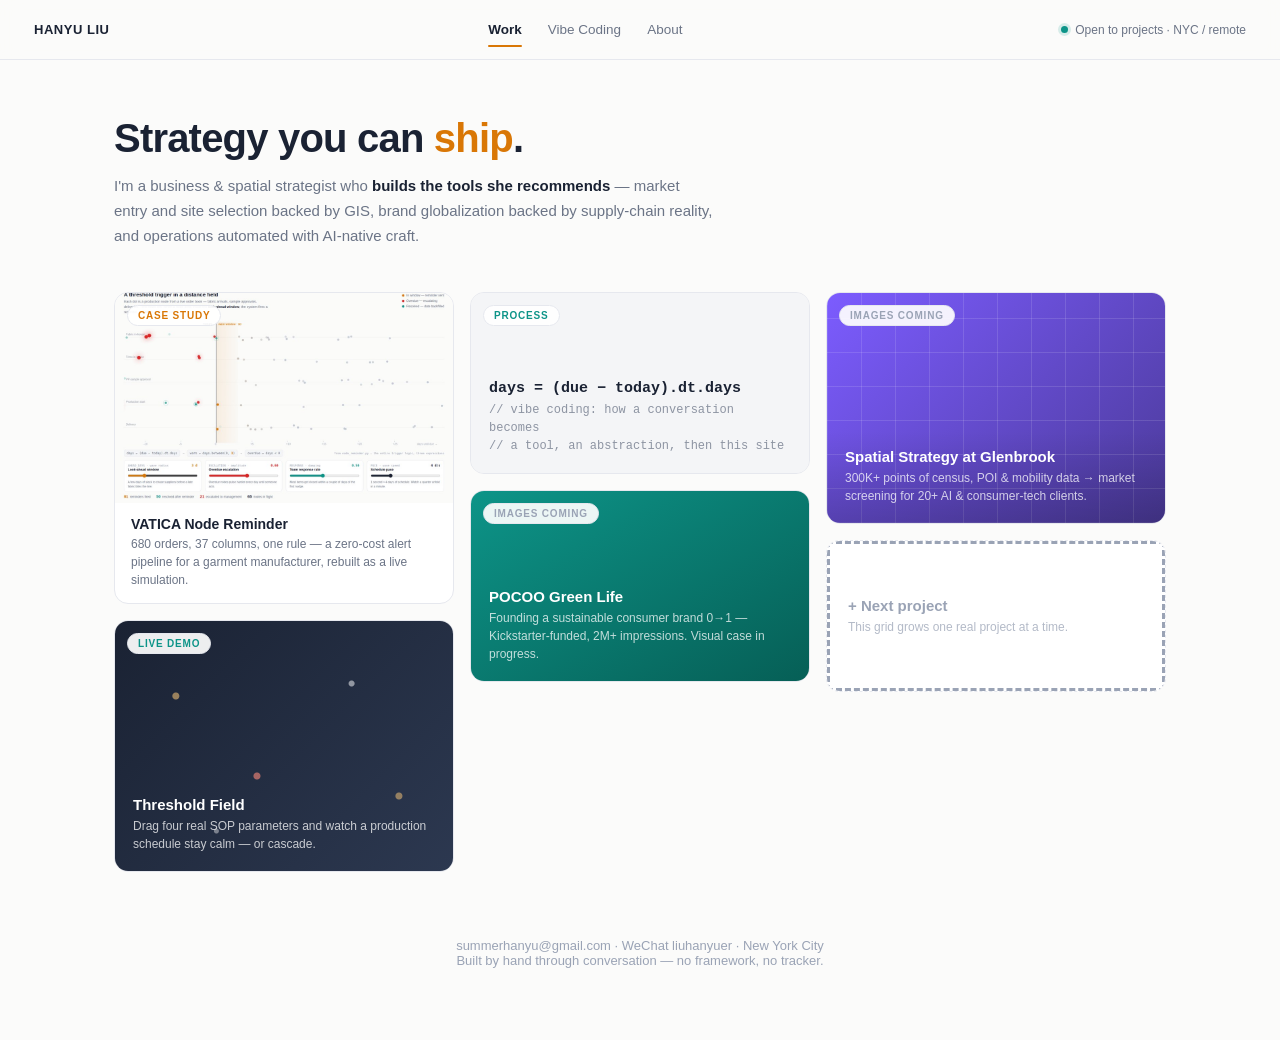
<file: index.html>
<!DOCTYPE html>
<html lang="en">
<head>
<meta charset="UTF-8">
<meta name="viewport" content="width=device-width, initial-scale=1.0">
<title>Hanyu Liu — Spatial Strategy × Ops Tooling × AI-Native Craft</title>
<meta name="description" content="Business & spatial strategist who builds the tools she recommends. Brand globalization, site selection, supply-chain digitalization.">
<link rel="stylesheet" href="style.css">
<style>
  .hero{ padding:54px 0 10px; }
  .hero h1{ font-size:clamp(26px,4.2vw,40px); font-weight:680; letter-spacing:-0.02em; margin:0 0 12px; line-height:1.2; }
  .hero h1 .accent{ color:var(--amber); }
  .hero p{ font-size:15px; color:var(--dim); max-width:600px; line-height:1.65; margin:0; }
  .hero p b{ color:var(--ink); }

  /* ---- masonry ---- */
  .grid{ columns:3 300px; column-gap:16px; padding:34px 0 10px; }
  .tile{
    break-inside:avoid; margin:0 0 16px; border-radius:14px; overflow:hidden;
    border:1px solid var(--line); background:var(--panel); display:block;
    text-decoration:none; color:inherit; position:relative;
    transition:transform .28s ease, box-shadow .28s ease;
  }
  .tile:hover{ transform:translateY(-4px); box-shadow:0 14px 36px rgba(26,34,51,0.10); }
  .tile img{ width:100%; }
  .tile .cap{ padding:13px 16px 14px; }
  .tile .cap .t{ font-size:14px; font-weight:650; margin-bottom:3px; }
  .tile .cap .d{ font-size:12px; color:var(--dim); line-height:1.5; }
  .tile .badge{
    position:absolute; top:12px; left:12px; font-size:10px; font-weight:650; letter-spacing:.08em;
    text-transform:uppercase; background:rgba(255,255,255,0.92); border:1px solid var(--line);
    border-radius:100px; padding:4px 10px;
  }
  .badge.live{ color:var(--teal); } .badge.case{ color:var(--amber); } .badge.soon{ color:var(--faint); }

  /* decorative tiles (until real images land) */
  .ph{ display:flex; flex-direction:column; justify-content:flex-end; min-height:210px; padding:18px; }
  .ph .t{ font-size:15px; font-weight:650; margin-bottom:4px; }
  .ph .d{ font-size:12px; line-height:1.5; opacity:.75; }
  .ph-dots{
    min-height:250px; color:#fff;
    background:
      radial-gradient(circle at 18% 30%, rgba(255,203,122,.55) 0 3px, transparent 4px),
      radial-gradient(circle at 42% 62%, rgba(255,138,122,.6) 0 3px, transparent 4px),
      radial-gradient(circle at 70% 25%, rgba(255,255,255,.5) 0 2.5px, transparent 3.5px),
      radial-gradient(circle at 84% 70%, rgba(255,203,122,.5) 0 3px, transparent 4px),
      radial-gradient(circle at 30% 84%, rgba(255,255,255,.4) 0 2px, transparent 3px),
      linear-gradient(135deg,#1a2233 0%,#2c3850 100%);
  }
  .ph-teal{ min-height:190px; color:#fff; background:linear-gradient(150deg,#0d9488 0%,#065f56 100%); }
  .ph-violet{ min-height:230px; color:#fff;
    background:
      linear-gradient(rgba(124,92,255,0) 60%, rgba(0,0,0,.18)),
      repeating-linear-gradient(90deg, rgba(255,255,255,.12) 0 1px, transparent 1px 34px),
      repeating-linear-gradient(0deg, rgba(255,255,255,.12) 0 1px, transparent 1px 34px),
      linear-gradient(135deg,#7c5cff,#4b3a99); }
  .ph-code{ min-height:180px; background:var(--code); color:var(--ink);
    font-family:"SF Mono",Menlo,Consolas,monospace; }
  .ph-code .d{ color:var(--dim); font-family:inherit; }
  .ph-slot{ min-height:150px; border-style:dashed; background:transparent; color:var(--faint);
    align-items:flex-start; justify-content:center; }
  .tile.slot{ border-style:dashed; box-shadow:none; }
  .tile.slot:hover{ transform:none; }
</style>
</head>
<body>
  <div class="topnav">
    <a class="brand" href="index.html">HANYU LIU</a>
    <nav>
      <a href="index.html" class="active">Work</a>
      <a href="vibe-coding.html">Vibe Coding</a>
      <a href="about.html">About</a>
    </nav>
    <div class="status"><span class="dot"></span>Open to projects · NYC / remote</div>
  </div>

  <div class="wrap">
    <div class="hero">
      <h1>Strategy you can <span class="accent">ship</span>.</h1>
      <p>I'm a business &amp; spatial strategist who <b>builds the tools she recommends</b> —
         market entry and site selection backed by GIS, brand globalization backed by supply-chain
         reality, and operations automated with AI-native craft.</p>
    </div>

    <div class="grid">

      <a class="tile" href="cases/vatica-node-reminder.html">
        <span class="badge case">Case study</span>
        <img src="assets/vatica-thumb.jpg" alt="VATICA node reminder — threshold trigger simulation">
        <div class="cap">
          <div class="t">VATICA Node Reminder</div>
          <div class="d">680 orders, 37 columns, one rule — a zero-cost alert pipeline for a garment manufacturer, rebuilt as a live simulation.</div>
        </div>
      </a>

      <a class="tile" href="demos/vatica-threshold-field.html">
        <span class="badge live">Live demo</span>
        <div class="ph ph-dots">
          <div class="t">Threshold Field</div>
          <div class="d">Drag four real SOP parameters and watch a production schedule stay calm — or cascade.</div>
        </div>
      </a>

      <a class="tile" href="vibe-coding.html">
        <span class="badge live">Process</span>
        <div class="ph ph-code">
          <div class="t">days = (due − today).dt.days</div>
          <div class="d">// vibe coding: how a conversation becomes<br>// a tool, an abstraction, then this site</div>
        </div>
      </a>

      <div class="tile">
        <span class="badge soon">Images coming</span>
        <div class="ph ph-teal">
          <div class="t">POCOO Green Life</div>
          <div class="d">Founding a sustainable consumer brand 0→1 — Kickstarter-funded, 2M+ impressions. Visual case in progress.</div>
        </div>
      </div>

      <div class="tile">
        <span class="badge soon">Images coming</span>
        <div class="ph ph-violet">
          <div class="t">Spatial Strategy at Glenbrook</div>
          <div class="d">300K+ points of census, POI &amp; mobility data → market screening for 20+ AI &amp; consumer-tech clients.</div>
        </div>
      </div>

      <div class="tile slot">
        <div class="ph ph-slot">
          <div class="t">+ Next project</div>
          <div class="d">This grid grows one real project at a time.</div>
        </div>
      </div>

    </div>
  </div>

  <footer class="sitefoot">
    summerhanyu@gmail.com · WeChat liuhanyuer · New York City<br>
    Built by hand through conversation — no framework, no tracker.
  </footer>
</body>
</html>
</file>
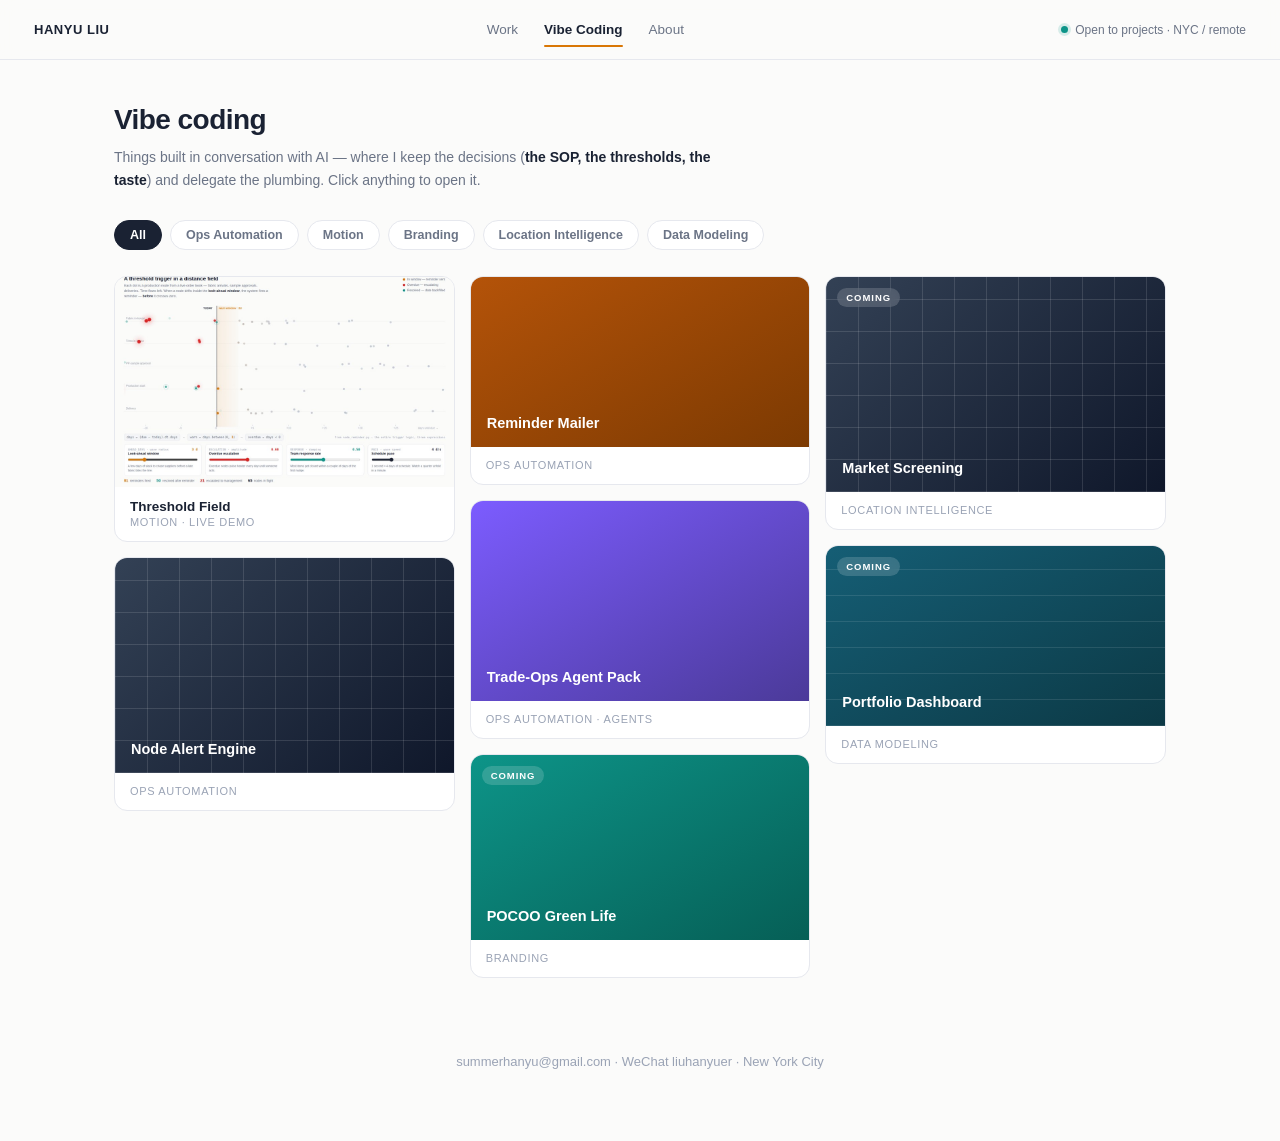
<file: vibe-coding.html>
<!DOCTYPE html>
<html lang="en">
<head>
<meta charset="UTF-8">
<meta name="viewport" content="width=device-width, initial-scale=1.0">
<title>Vibe Coding — Hanyu Liu</title>
<link rel="stylesheet" href="style.css">
<style>
  header.page{ padding:44px 0 6px; }
  header.page h1{ font-size:28px; font-weight:680; letter-spacing:-0.02em; margin:0 0 10px; }
  header.page p{ font-size:14px; color:var(--dim); max-width:600px; line-height:1.65; margin:0; }
  header.page p b{ color:var(--ink); }

  .chips{ display:flex; gap:8px; flex-wrap:wrap; padding:22px 0 8px; }
  .chip{
    font-size:12.5px; font-weight:600; color:var(--dim); background:var(--panel);
    border:1px solid var(--line); border-radius:100px; padding:7px 15px; cursor:pointer;
    transition:all .18s ease; user-select:none;
  }
  .chip:hover{ color:var(--ink); }
  .chip.on{ background:var(--ink); color:#fff; border-color:var(--ink); }

  .grid{ columns:3 290px; column-gap:15px; padding:18px 0 20px; }
  .tile{
    break-inside:avoid; margin:0 0 15px; border-radius:13px; overflow:hidden;
    border:1px solid var(--line); background:var(--panel); cursor:pointer; position:relative;
    transition:transform .25s ease, box-shadow .25s ease;
  }
  .tile:hover{ transform:translateY(-4px); box-shadow:0 14px 34px rgba(26,34,51,0.10); }
  .tile.hidden{ display:none; }
  .tile img{ width:100%; display:block; }
  .tile .cap{ padding:12px 15px 13px; }
  .tile .cap .t{ font-size:13.5px; font-weight:650; margin-bottom:2px; }
  .tile .cap .c{ font-size:11px; color:var(--faint); text-transform:uppercase; letter-spacing:.06em; }
  .ph{ display:flex; flex-direction:column; justify-content:flex-end; padding:16px; color:#fff; }
  .ph .t{ font-size:14.5px; font-weight:650; }
  .ph-dots{ min-height:230px; background:
      radial-gradient(circle at 18% 30%, rgba(255,203,122,.55) 0 3px, transparent 4px),
      radial-gradient(circle at 42% 62%, rgba(255,138,122,.6) 0 3px, transparent 4px),
      radial-gradient(circle at 70% 25%, rgba(255,255,255,.5) 0 2.5px, transparent 3.5px),
      radial-gradient(circle at 84% 70%, rgba(255,203,122,.5) 0 3px, transparent 4px),
      linear-gradient(135deg,#1a2233,#2c3850); }
  .ph-mail{ min-height:170px; background:linear-gradient(150deg,#b45309,#7c3a02); }
  .ph-agent{ min-height:200px; background:linear-gradient(150deg,#7c5cff,#4b3a99); }
  .ph-teal{ min-height:185px; background:linear-gradient(150deg,#0d9488,#065f56); }
  .ph-grid{ min-height:215px; background:
      repeating-linear-gradient(90deg, rgba(255,255,255,.12) 0 1px, transparent 1px 32px),
      repeating-linear-gradient(0deg, rgba(255,255,255,.12) 0 1px, transparent 1px 32px),
      linear-gradient(135deg,#334155,#0f172a); }
  .ph-dash{ min-height:180px; background:
      linear-gradient(0deg, rgba(255,255,255,.10) 1px, transparent 1px) 0 100%/100% 26px,
      linear-gradient(150deg,#155e75,#0c3945); }
  .ph .soonmark{ position:absolute; top:11px; left:11px; font-size:9.5px; letter-spacing:.1em;
    text-transform:uppercase; background:rgba(255,255,255,.16); backdrop-filter:blur(4px);
    border-radius:100px; padding:4px 9px; font-weight:650; }

  /* ---------- glass modal ---------- */
  .overlay{
    position:fixed; inset:0; z-index:100; display:none; align-items:center; justify-content:center;
    background:rgba(251,251,250,0.45); backdrop-filter:blur(16px) saturate(1.1);
    padding:4vh 3vw;
  }
  .overlay.open{ display:flex; }
  .panel{
    display:grid; grid-template-columns:300px 1fr; gap:0; width:min(1180px,100%);
    max-height:90vh; background:rgba(255,255,255,0.72); backdrop-filter:blur(20px);
    border:1px solid rgba(255,255,255,0.9); border-radius:18px; overflow:hidden;
    box-shadow:0 30px 80px rgba(26,34,51,0.18);
    animation:pop .28s ease;
  }
  @keyframes pop{ from{ transform:scale(.97); opacity:0; } to{ transform:scale(1); opacity:1; } }
  .info{ padding:26px 26px 22px; display:flex; flex-direction:column; overflow-y:auto; }
  .info .cat{ font-size:11px; letter-spacing:.14em; text-transform:uppercase; color:var(--faint); margin-bottom:6px; }
  .info h2{ margin:0 0 12px; font-size:20px; font-weight:680; letter-spacing:-0.01em; }
  .info .desc{ font-size:13.5px; line-height:1.7; color:#3a4356; margin-bottom:22px; }
  .kv{ border-top:1px solid var(--line); padding:10px 0; display:flex; justify-content:space-between; gap:14px; }
  .kv .k{ font-size:12px; color:var(--faint); }
  .kv .v{ font-size:12px; color:var(--ink); font-weight:600; text-align:right; }
  .info .open-link{ margin-top:auto; padding-top:18px; }
  .info .open-link a{ font-size:13px; font-weight:650; color:var(--amber); text-decoration:none; }
  .media{ background:#f0f1f4; min-height:420px; position:relative; }
  .media iframe{ width:100%; height:100%; min-height:420px; border:0; display:block; }
  .media img{ width:100%; height:100%; object-fit:cover; display:block; }
  .media .phbig{ position:absolute; inset:0; display:flex; align-items:center; justify-content:center;
    color:#fff; font-size:15px; font-weight:650; letter-spacing:.02em; }
  .ctrl{
    position:absolute; top:18px; display:flex; align-items:center; justify-content:center;
    width:34px; height:34px; border-radius:50%; background:rgba(255,255,255,0.85);
    border:1px solid var(--line); cursor:pointer; font-size:15px; color:var(--ink); z-index:5;
    user-select:none;
  }
  .ctrl:hover{ background:#fff; }
  .x{ left:18px; } .prev{ right:64px; } .next{ right:18px; }
  @media (max-width:860px){
    .panel{ grid-template-columns:1fr; overflow-y:auto; }
    .media{ min-height:300px; order:-1; } .media iframe{ min-height:300px; }
  }
</style>
</head>
<body>
  <div class="topnav">
    <a class="brand" href="index.html">HANYU LIU</a>
    <nav>
      <a href="index.html">Work</a>
      <a href="vibe-coding.html" class="active">Vibe Coding</a>
      <a href="about.html">About</a>
    </nav>
    <div class="status"><span class="dot"></span>Open to projects · NYC / remote</div>
  </div>

  <div class="wrap">
    <header class="page">
      <h1>Vibe coding</h1>
      <p>Things built in conversation with AI — where I keep the decisions
         (<b>the SOP, the thresholds, the taste</b>) and delegate the plumbing.
         Click anything to open it.</p>
    </header>

    <div class="chips" id="chips">
      <span class="chip on" data-cat="all">All</span>
      <span class="chip" data-cat="ops">Ops Automation</span>
      <span class="chip" data-cat="motion">Motion</span>
      <span class="chip" data-cat="branding">Branding</span>
      <span class="chip" data-cat="location">Location Intelligence</span>
      <span class="chip" data-cat="data">Data Modeling</span>
    </div>

    <div class="grid" id="grid"></div>
  </div>

  <!-- glass modal -->
  <div class="overlay" id="overlay">
    <div class="ctrl x" id="btnX">✕</div>
    <div class="ctrl prev" id="btnPrev">←</div>
    <div class="ctrl next" id="btnNext">→</div>
    <div class="panel" id="panel">
      <div class="info">
        <div class="cat" id="mCat"></div>
        <h2 id="mTitle"></h2>
        <div class="desc" id="mDesc"></div>
        <div id="mKv"></div>
        <div class="open-link" id="mLink"></div>
      </div>
      <div class="media" id="mMedia"></div>
    </div>
  </div>

  <footer class="sitefoot">
    summerhanyu@gmail.com · WeChat liuhanyuer · New York City
  </footer>

<script>
const ITEMS = [
  {
    cat:'motion', catLabel:'Motion · Live demo', title:'Threshold Field',
    desc:'The follow-up SOP of a garment factory, rebuilt as a live simulation. Each dot is a production node drifting toward its due date; the four sliders are the real parameters of the production tool — drag the response rate down and watch red pile up.',
    kv:{ Category:'Motion', Stack:'Canvas · zero deps', Interaction:'Sliders · live sim', Status:'Shipped' },
    media:{ type:'iframe', src:'demos/vatica-threshold-field.html' },
    link:{ href:'cases/vatica-node-reminder.html', label:'Read the full case study →' },
    tile:{ type:'img', src:'assets/vatica-thumb.jpg' }
  },
  {
    cat:'ops', catLabel:'Ops Automation', title:'Node Alert Engine',
    desc:'A Python rule engine that reads a live tracking sheet — 680 orders × 37 schedule columns — applies one deadline rule to every row, and writes a color-coded risk report. First real run surfaced 510 action items across 14 owners. No AI at runtime, by design.',
    kv:{ Category:'Ops Automation', Stack:'Python · pandas · openpyxl', Runtime:'Local, offline', Status:'In production' },
    media:{ type:'img', src:'assets/vatica-thumb.jpg' },
    link:{ href:'cases/vatica-node-reminder.html', label:'Read the full case study →' },
    tile:{ type:'ph', cls:'ph-grid', label:'Node Alert Engine' }
  },
  {
    cat:'ops', catLabel:'Ops Automation', title:'Reminder Mailer',
    desc:'Groups every due production node by its owner and sends one email per person through the company’s own mailbox — purchasing gets the fabric list, each sales rep gets their own orders, overdue rows pinned red. Reminders stop the moment a completion date is backfilled.',
    kv:{ Category:'Ops Automation', Stack:'Python · SMTP', Config:'One Excel workbook', Status:'In production' },
    media:{ type:'ph', label:'Screens coming — pipeline is text-in, email-out' },
    link:{ href:'cases/vatica-node-reminder.html', label:'Read the full case study →' },
    tile:{ type:'ph', cls:'ph-mail', label:'Reminder Mailer' }
  },
  {
    cat:'ops', catLabel:'Ops Automation · Agents', title:'Trade-Ops Agent Pack',
    desc:'Inquiry triage and order-update agents for a garment exporter: system prompts that encode the sales SOP, knowledge-base templates the team fills once and reuses everywhere. Platform-portable — same pack runs on Claude or domestic Chinese platforms.',
    kv:{ Category:'Agents', Stack:'Prompt architecture', Portability:'Cross-platform', Status:'Delivered' },
    media:{ type:'ph', label:'Prompt architecture — no UI to screenshot, that’s the point' },
    tile:{ type:'ph', cls:'ph-agent', label:'Trade-Ops Agent Pack' }
  },
  {
    cat:'branding', catLabel:'Branding', title:'POCOO Green Life',
    desc:'Founding a sustainable consumer brand from zero — research, product strategy, commercialization. $10K+ raised on Kickstarter, 2M+ social impressions. Visual case study in progress.',
    kv:{ Category:'Branding · 0→1', Role:'Founder', Funding:'Kickstarter', Status:'Visuals coming' },
    media:{ type:'ph', label:'Brand visuals coming soon' },
    tile:{ type:'ph', cls:'ph-teal', label:'POCOO Green Life', soon:true }
  },
  {
    cat:'location', catLabel:'Location Intelligence', title:'Market Screening Database',
    desc:'300K+ census, ACS, POI and mobility records integrated into a commercial-behavior database; market-entry and site-selection screening for 20+ Series A–C AI and consumer-tech companies. Write-up pending client clearance.',
    kv:{ Category:'Location Intelligence', Stack:'GIS · spatial data', Scale:'300K+ records', Status:'Write-up pending' },
    media:{ type:'ph', label:'Maps coming — pending client clearance' },
    tile:{ type:'ph', cls:'ph-grid', label:'Market Screening', soon:true }
  },
  {
    cat:'data', catLabel:'Data Modeling', title:'Portfolio Dashboard',
    desc:'Reserved space: an investment-portfolio dashboard and other numeric interfaces — built for my own ventures first, generalized later. This category grows as the lab produces.',
    kv:{ Category:'Data Modeling', Stack:'TBD', Status:'In the lab' },
    media:{ type:'ph', label:'In the lab — reserved for numeric interfaces' },
    tile:{ type:'ph', cls:'ph-dash', label:'Portfolio Dashboard', soon:true }
  },
];

const grid = document.getElementById('grid');
ITEMS.forEach((it, i) => {
  const d = document.createElement('div');
  d.className = 'tile'; d.dataset.cat = it.cat; d.dataset.i = i;
  if (it.tile.type === 'img') {
    d.innerHTML = `<img src="${it.tile.src}" alt="${it.title}">
      <div class="cap"><div class="t">${it.title}</div><div class="c">${it.catLabel}</div></div>`;
  } else {
    d.innerHTML = `<div class="ph ${it.tile.cls}" style="position:relative">
      ${it.tile.soon ? '<span class="soonmark">Coming</span>' : ''}
      <div class="t">${it.tile.label}</div></div>
      <div class="cap"><div class="c">${it.catLabel}</div></div>`;
  }
  d.addEventListener('click', () => openModal(i));
  grid.appendChild(d);
});

// filter
document.getElementById('chips').addEventListener('click', e => {
  const chip = e.target.closest('.chip'); if (!chip) return;
  document.querySelectorAll('.chip').forEach(c => c.classList.remove('on'));
  chip.classList.add('on');
  const cat = chip.dataset.cat;
  document.querySelectorAll('.tile').forEach(t =>
    t.classList.toggle('hidden', cat !== 'all' && t.dataset.cat !== cat));
});

// modal
const overlay = document.getElementById('overlay');
let cur = 0;
function visibleIdx(){
  const cat = document.querySelector('.chip.on').dataset.cat;
  return ITEMS.map((it,i)=>({it,i})).filter(x => cat==='all'||x.it.cat===cat).map(x=>x.i);
}
function openModal(i){
  cur = i;
  const it = ITEMS[i];
  document.getElementById('mCat').textContent = it.catLabel;
  document.getElementById('mTitle').textContent = it.title;
  document.getElementById('mDesc').textContent = it.desc;
  document.getElementById('mKv').innerHTML = Object.entries(it.kv)
    .map(([k,v]) => `<div class="kv"><span class="k">${k}</span><span class="v">${v}</span></div>`).join('');
  document.getElementById('mLink').innerHTML = it.link ? `<a href="${it.link.href}">${it.link.label}</a>` : '';
  const m = document.getElementById('mMedia');
  if (it.media.type === 'iframe') m.innerHTML = `<iframe src="${it.media.src}"></iframe>`;
  else if (it.media.type === 'img') m.innerHTML = `<img src="${it.media.src}" alt="${it.title}">`;
  else m.innerHTML = `<div class="ph ${ITEMS[i].tile.cls||''}" style="position:absolute;inset:0"></div><div class="phbig">${it.media.label}</div>`;
  overlay.classList.add('open');
  document.body.style.overflow = 'hidden';
}
function closeModal(){
  overlay.classList.remove('open');
  document.getElementById('mMedia').innerHTML = '';
  document.body.style.overflow = '';
}
function step(dir){
  const vis = visibleIdx();
  const pos = vis.indexOf(cur);
  openModal(vis[(pos + dir + vis.length) % vis.length]);
}
document.getElementById('btnX').onclick = closeModal;
document.getElementById('btnPrev').onclick = e => { e.stopPropagation(); step(-1); };
document.getElementById('btnNext').onclick = e => { e.stopPropagation(); step(1); };
overlay.addEventListener('click', e => { if (e.target === overlay) closeModal(); });
document.addEventListener('keydown', e => {
  if (!overlay.classList.contains('open')) return;
  if (e.key === 'Escape') closeModal();
  if (e.key === 'ArrowLeft') step(-1);
  if (e.key === 'ArrowRight') step(1);
});
</script>
</body>
</html>
</file>
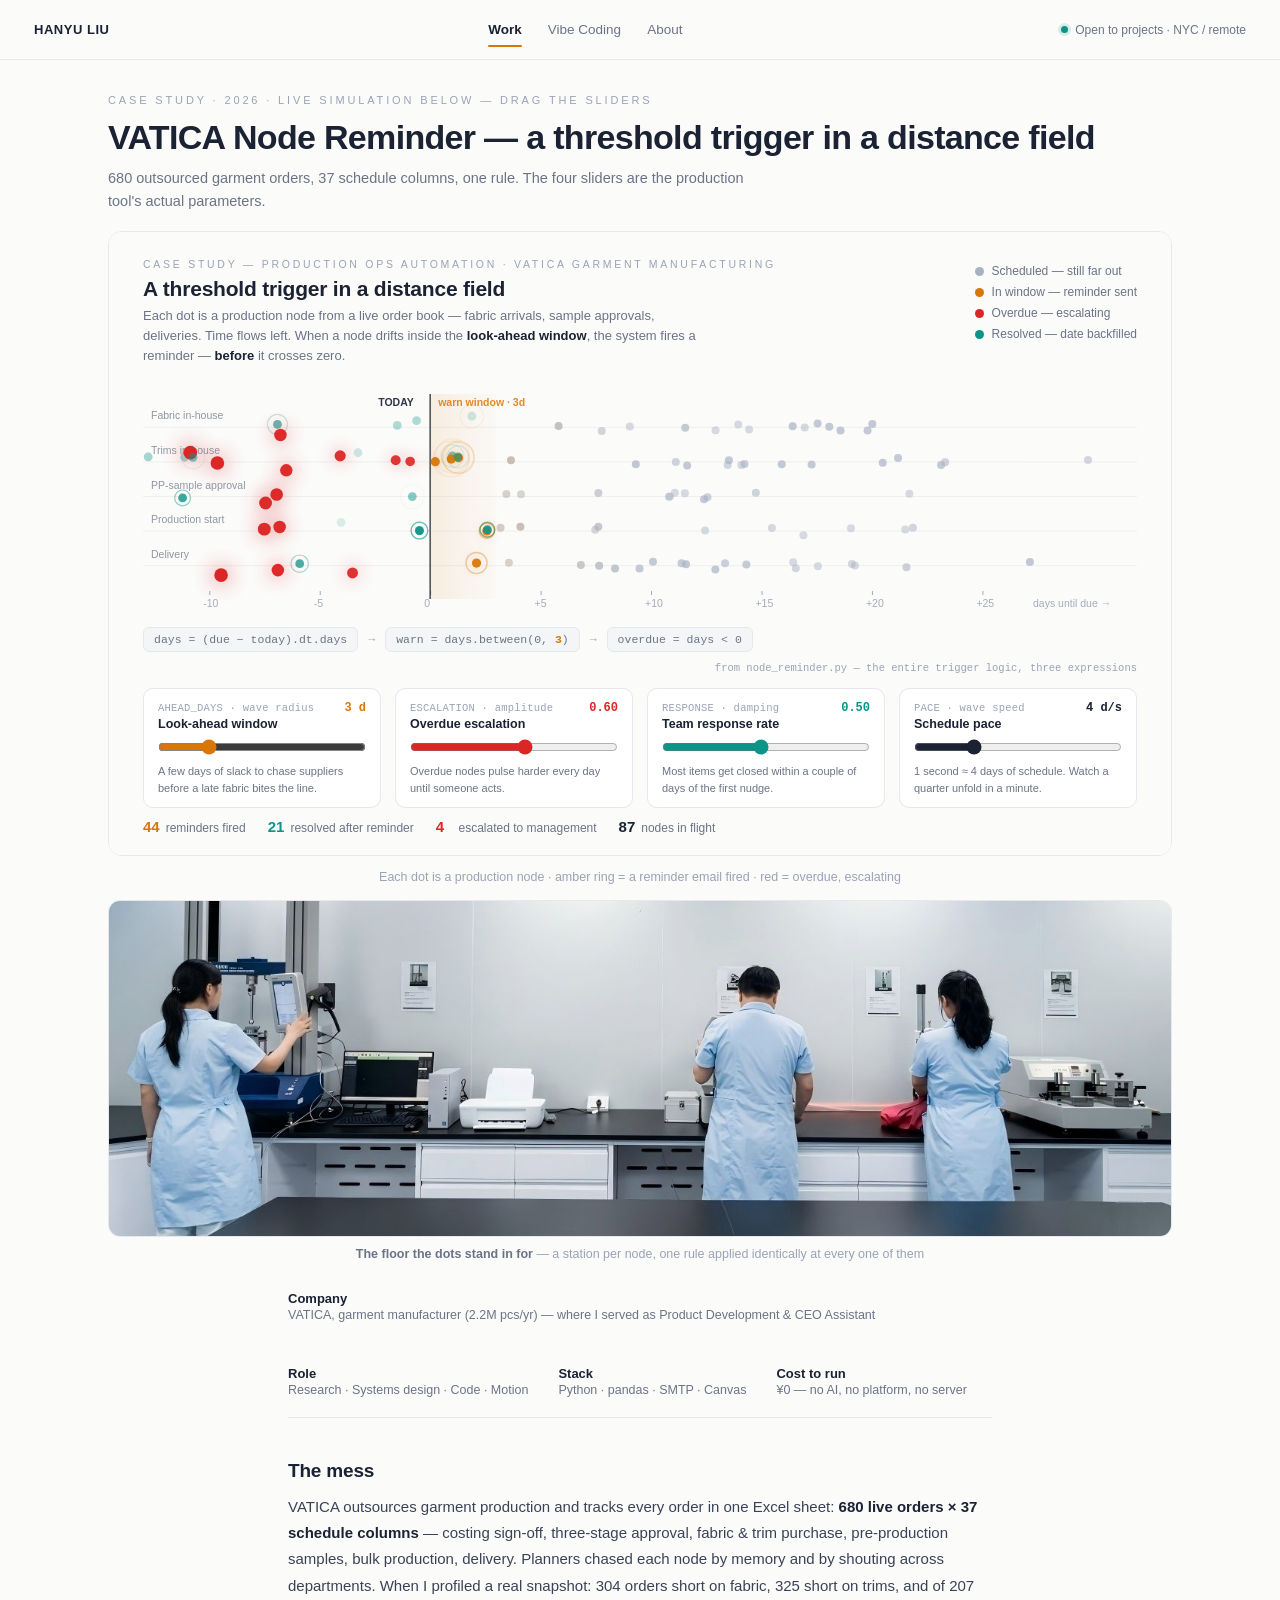
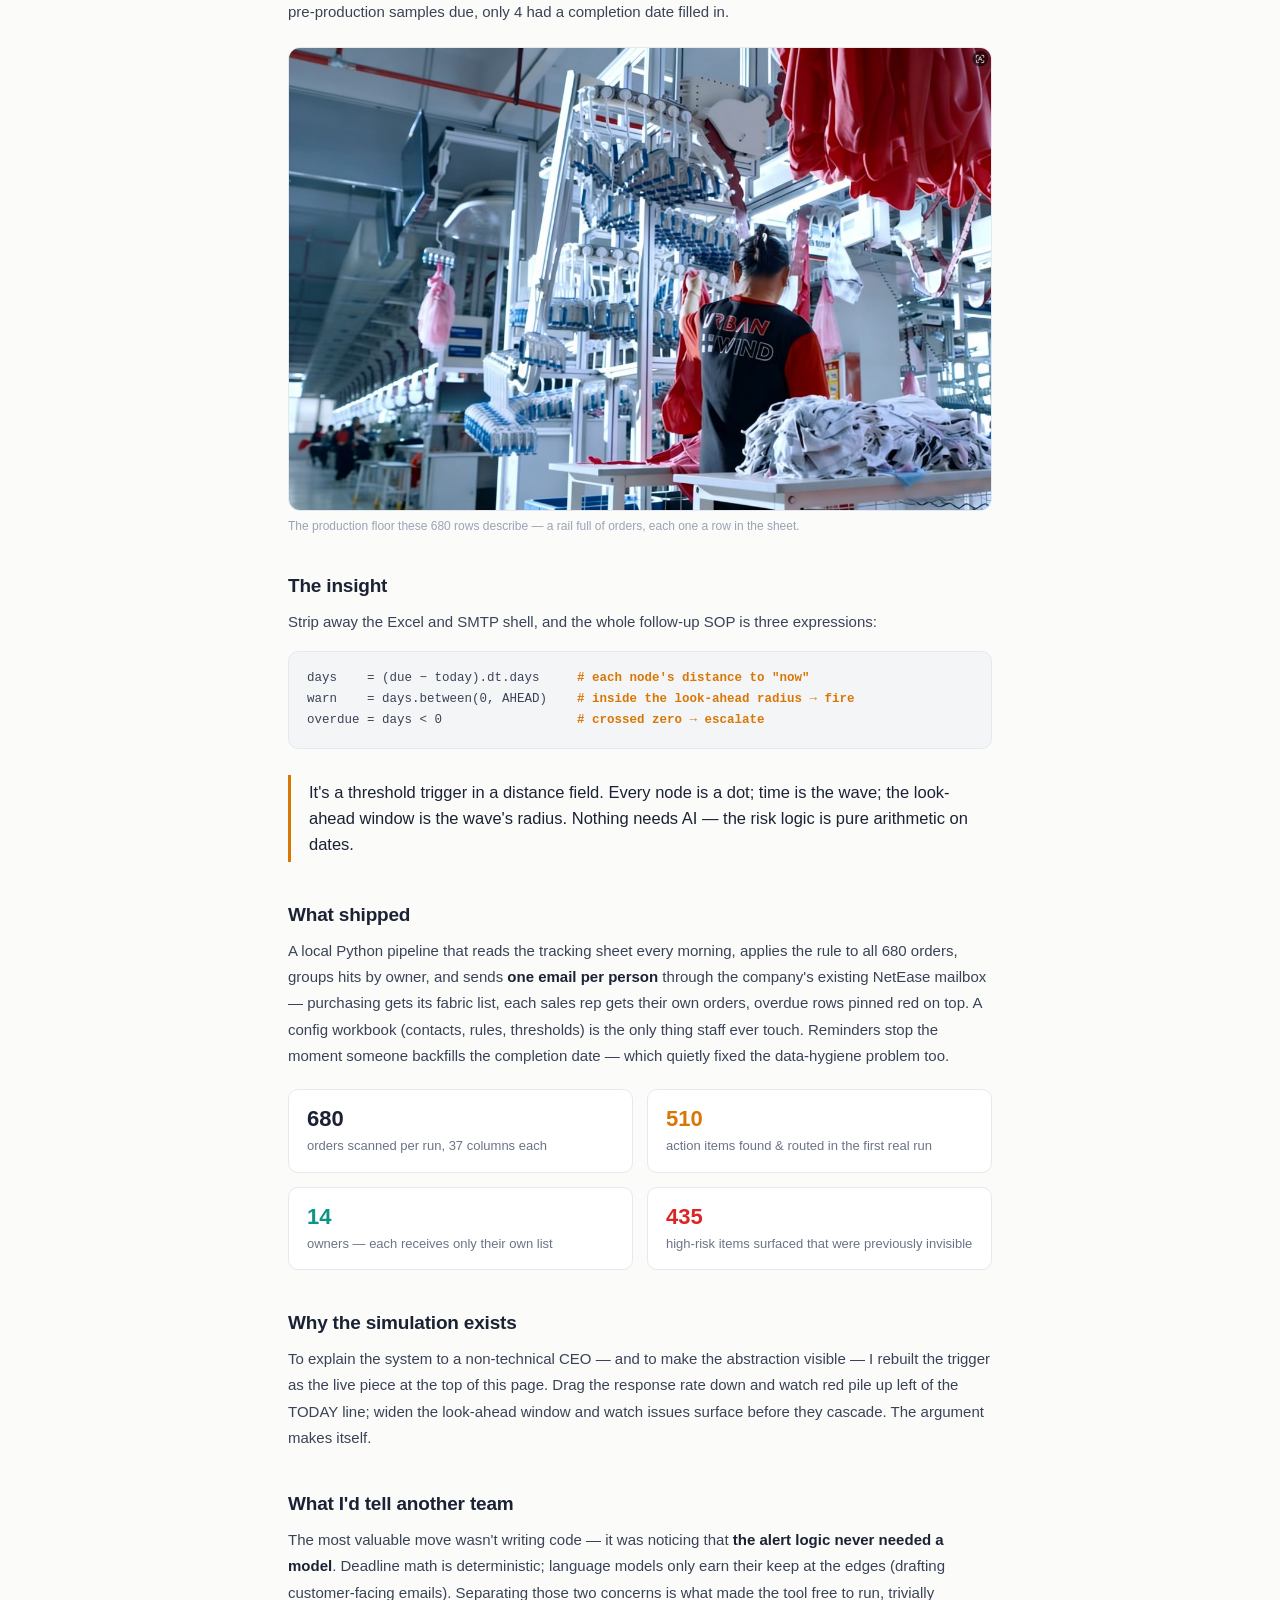
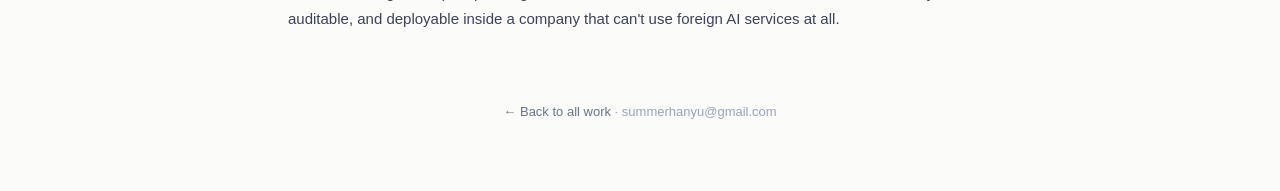
<file: cases/vatica-node-reminder.html>
<!DOCTYPE html>
<html lang="en">
<head>
<meta charset="UTF-8">
<meta name="viewport" content="width=device-width, initial-scale=1.0">
<title>VATICA Node Reminder — Case Study · Hanyu Liu</title>
<link rel="stylesheet" href="../style.css">
<style>
  .wrap-case{ max-width:760px; margin:0 auto; padding:0 28px; }
  .wide{ max-width:1120px; margin:0 auto; padding:0 28px; }

  .casehead{ max-width:1120px; margin:0 auto; padding:34px 28px 18px; }
  .kicker{ font-size:11px; letter-spacing:.26em; text-transform:uppercase; color:var(--faint); margin-bottom:10px; }
  h1{ font-size:clamp(24px,3.6vw,34px); font-weight:680; letter-spacing:-0.02em; margin:0 0 8px; line-height:1.25; }
  .lede{ font-size:14.5px; color:var(--dim); max-width:640px; line-height:1.6; margin:0; }

  .demo iframe{ width:100%; aspect-ratio:16/9.4; border:1px solid var(--line); border-radius:14px; background:#fff; }
  .demo .hint{ font-size:12.5px; color:var(--faint); margin-top:10px; text-align:center; }

  .pairing{ margin-top:16px; }
  .pairing img{ width:100%; aspect-ratio:1409/446; object-fit:cover; border:1px solid var(--line); border-radius:12px; display:block; }
  .pairing .cap{ font-size:12.5px; color:var(--faint); margin-top:10px; text-align:center; }
  .pairing .cap b{ color:var(--dim); font-weight:600; }

  .inline-photo{ margin:22px 0 26px; }
  .inline-photo img{ width:100%; border:1px solid var(--line); border-radius:12px; display:block; }
  .inline-photo .cap{ font-size:12px; color:var(--faint); margin-top:8px; }

  .meta{ display:flex; gap:30px; flex-wrap:wrap; padding:22px 0 6px; margin-top:8px; border-bottom:1px solid var(--line); }
  .meta div{ font-size:12.5px; color:var(--dim); padding-bottom:14px; }
  .meta b{ display:block; font-size:13px; color:var(--ink); font-weight:600; margin-bottom:2px; }

  h2{ font-size:19px; font-weight:650; margin:42px 0 12px; letter-spacing:-0.01em; }
  p{ font-size:15px; line-height:1.75; color:#3a4356; margin:0 0 16px; }
  p b{ color:var(--ink); }
  .pull{ border-left:3px solid var(--amber); padding:4px 0 4px 18px; margin:26px 0;
    font-size:16.5px; line-height:1.6; color:var(--ink); font-weight:500; }
  pre{ background:var(--code); border:1px solid var(--line); border-radius:10px; padding:16px 18px;
    font-family:"SF Mono",Menlo,Consolas,monospace; font-size:12.5px; line-height:1.7; overflow-x:auto; color:#3a4356; }
  pre em{ font-style:normal; color:var(--amber); font-weight:600; }

  .grid2{ display:grid; grid-template-columns:1fr 1fr; gap:14px; margin:20px 0; }
  @media (max-width:640px){ .grid2{ grid-template-columns:1fr; } }
  .fact{ border:1px solid var(--line); border-radius:10px; background:#fff; padding:16px 18px; }
  .fact b{ display:block; font-size:22px; font-weight:650; margin-bottom:4px; font-variant-numeric:tabular-nums; }
  .fact span{ font-size:13px; color:var(--dim); line-height:1.5; }
  .fact.a b{ color:var(--amber);} .fact.r b{ color:var(--red);} .fact.t b{ color:var(--teal);}
</style>
</head>
<body>
  <div class="topnav">
    <a class="brand" href="../index.html">HANYU LIU</a>
    <nav>
      <a href="../index.html" class="active">Work</a>
      <a href="../vibe-coding.html">Vibe Coding</a>
      <a href="../about.html">About</a>
    </nav>
    <div class="status"><span class="dot"></span>Open to projects · NYC / remote</div>
  </div>

  <!-- visual first -->
  <header class="casehead">
    <div class="kicker">Case Study · 2026 · Live simulation below — drag the sliders</div>
    <h1>VATICA Node Reminder — a threshold trigger in a distance field</h1>
    <p class="lede">680 outsourced garment orders, 37 schedule columns, one rule.
       The four sliders are the production tool's actual parameters.</p>
  </header>

  <div class="wide">
    <div class="demo">
      <iframe src="../demos/vatica-threshold-field.html" title="Interactive demo"></iframe>
      <div class="hint">Each dot is a production node · amber ring = a reminder email fired · red = overdue, escalating</div>
    </div>
    <div class="pairing">
      <img src="../assets/vatica-qc-lab.jpg" alt="VATICA quality control lab — three technicians at evenly spaced testing stations">
      <div class="cap"><b>The floor the dots stand in for</b> — a station per node, one rule applied identically at every one of them</div>
    </div>
  </div>

  <div class="wrap-case">
    <div class="meta">
      <div><b>Company</b>VATICA, garment manufacturer (2.2M pcs/yr) — where I served as Product Development &amp; CEO Assistant</div>
      <div><b>Role</b>Research · Systems design · Code · Motion</div>
      <div><b>Stack</b>Python · pandas · SMTP · Canvas</div>
      <div><b>Cost to run</b>¥0 — no AI, no platform, no server</div>
    </div>

    <h2>The mess</h2>
    <p>VATICA outsources garment production and tracks every order in one Excel sheet:
       <b>680 live orders × 37 schedule columns</b> — costing sign-off, three-stage approval,
       fabric &amp; trim purchase, pre-production samples, bulk production, delivery.
       Planners chased each node by memory and by shouting across departments.
       When I profiled a real snapshot: 304 orders short on fabric, 325 short on trims,
       and of 207 pre-production samples due, only 4 had a completion date filled in.</p>

    <div class="inline-photo">
      <img src="../assets/vatica-factory-floor.jpg" alt="VATICA production floor — garments on an overhead conveyor rail">
      <div class="cap">The production floor these 680 rows describe — a rail full of orders, each one a row in the sheet.</div>
    </div>

    <h2>The insight</h2>
    <p>Strip away the Excel and SMTP shell, and the whole follow-up SOP is three expressions:</p>
    <pre>days    = (due − today).dt.days     <em># each node's distance to "now"</em>
warn    = days.between(0, AHEAD)    <em># inside the look-ahead radius → fire</em>
overdue = days &lt; 0                  <em># crossed zero → escalate</em></pre>
    <div class="pull">It's a threshold trigger in a distance field. Every node is a dot;
      time is the wave; the look-ahead window is the wave's radius.
      Nothing needs AI — the risk logic is pure arithmetic on dates.</div>

    <h2>What shipped</h2>
    <p>A local Python pipeline that reads the tracking sheet every morning, applies the rule to all
       680 orders, groups hits by owner, and sends <b>one email per person</b> through the company's
       existing NetEase mailbox — purchasing gets its fabric list, each sales rep gets their own orders,
       overdue rows pinned red on top. A config workbook (contacts, rules, thresholds) is the only thing
       staff ever touch. Reminders stop the moment someone backfills the completion date —
       which quietly fixed the data-hygiene problem too.</p>
    <div class="grid2">
      <div class="fact"><b>680</b><span>orders scanned per run, 37 columns each</span></div>
      <div class="fact a"><b>510</b><span>action items found &amp; routed in the first real run</span></div>
      <div class="fact t"><b>14</b><span>owners — each receives only their own list</span></div>
      <div class="fact r"><b>435</b><span>high-risk items surfaced that were previously invisible</span></div>
    </div>

    <h2>Why the simulation exists</h2>
    <p>To explain the system to a non-technical CEO — and to make the abstraction visible —
       I rebuilt the trigger as the live piece at the top of this page. Drag the response rate down
       and watch red pile up left of the TODAY line; widen the look-ahead window and watch issues
       surface before they cascade. The argument makes itself.</p>

    <h2>What I'd tell another team</h2>
    <p>The most valuable move wasn't writing code — it was noticing that <b>the alert logic never
       needed a model</b>. Deadline math is deterministic; language models only earn their keep at the
       edges (drafting customer-facing emails). Separating those two concerns is what made the tool
       free to run, trivially auditable, and deployable inside a company that can't use foreign AI
       services at all.</p>
  </div>

  <footer class="sitefoot">
    <a href="../index.html">← Back to all work</a> · summerhanyu@gmail.com
  </footer>
</body>
</html>
</file>
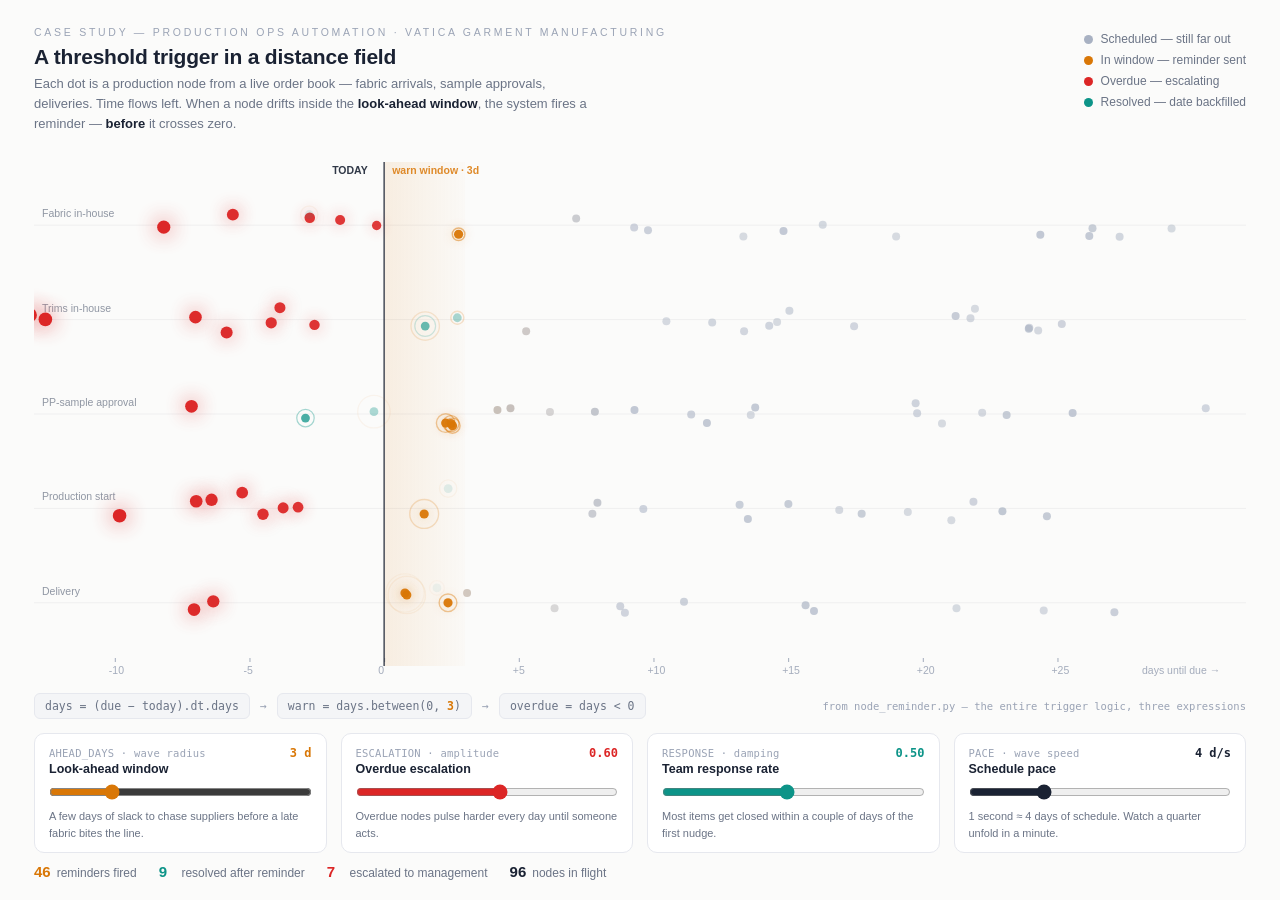
<file: demos/vatica-threshold-field.html>
<!DOCTYPE html>
<html lang="en">
<head>
<meta charset="UTF-8">
<meta name="viewport" content="width=device-width, initial-scale=1.0">
<title>VATICA Node Reminder — A Threshold Trigger in a Distance Field</title>
<style>
  :root{
    --bg:#fbfbfa;
    --panel:#ffffff;
    --ink:#1a2233;
    --ink-dim:#6b7486;
    --ink-faint:#9aa3b5;
    --line:#e6e8ee;
    --idle:#a8b1c2;
    --idle-deep:#7d8799;
    --amber:#d97706;
    --amber-soft:rgba(217,119,6,0.08);
    --red:#dc2626;
    --teal:#0d9488;
    --code-bg:#f4f5f7;
  }
  *{ box-sizing:border-box; }
  html,body{ margin:0; height:100%; background:var(--bg); overflow:hidden;
    font-family:-apple-system,BlinkMacSystemFont,"Segoe UI",Inter,Helvetica,Arial,sans-serif;
    color:var(--ink); }
  #wrap{ display:flex; flex-direction:column; height:100vh; padding:26px 34px 20px; gap:0; }

  header{ display:flex; justify-content:space-between; align-items:flex-start; flex:0 0 auto; }
  .kicker{ font-size:10.5px; letter-spacing:.26em; color:var(--ink-faint); text-transform:uppercase; margin-bottom:7px; }
  h1{ margin:0 0 5px; font-size:21px; font-weight:650; letter-spacing:-0.01em; }
  .sub{ font-size:13px; color:var(--ink-dim); max-width:560px; line-height:1.55; }
  .sub b{ color:var(--ink); font-weight:600; }

  .legend{ display:flex; flex-direction:column; gap:7px; padding-top:6px; }
  .lg{ display:flex; align-items:center; gap:8px; font-size:12px; color:var(--ink-dim); white-space:nowrap; }
  .lg .d{ width:9px; height:9px; border-radius:50%; flex:0 0 auto; }

  #fieldbox{ position:relative; flex:1 1 auto; min-height:0; margin:14px 0 10px; }
  canvas{ position:absolute; inset:0; width:100%; height:100%; display:block; }

  .codestrip{
    flex:0 0 auto; display:flex; gap:10px; align-items:center; flex-wrap:wrap;
    font-family:"SF Mono",SFMono-Regular,Menlo,Consolas,monospace; font-size:11.5px;
    color:var(--ink-dim); margin-bottom:14px;
  }
  .codestrip .chip{ background:var(--code-bg); border:1px solid var(--line); border-radius:6px; padding:5px 10px; }
  .codestrip .chip em{ font-style:normal; color:var(--amber); font-weight:600; }
  .codestrip .arrow{ color:var(--ink-faint); }
  .codestrip .src{ margin-left:auto; font-family:inherit; font-size:10.5px; color:var(--ink-faint); }

  .controls{ flex:0 0 auto; display:grid; grid-template-columns:repeat(4,1fr); gap:14px; }
  .ctl{ background:var(--panel); border:1px solid var(--line); border-radius:10px; padding:12px 14px 11px; }
  .ctl .row1{ display:flex; justify-content:space-between; align-items:baseline; margin-bottom:2px; }
  .ctl .pname{ font-family:"SF Mono",Menlo,Consolas,monospace; font-size:10.5px; color:var(--ink-faint); letter-spacing:.02em; }
  .ctl .pval{ font-family:"SF Mono",Menlo,Consolas,monospace; font-size:12px; font-weight:600; }
  .ctl .oplabel{ font-size:12.5px; font-weight:600; margin-bottom:7px; }
  .ctl input[type=range]{ width:100%; margin:0 0 7px; accent-color:var(--ink); height:18px; }
  .ctl .consequence{ font-size:11px; line-height:1.5; color:var(--ink-dim); min-height:2.9em; }
  .ctl.c-amber .pval{ color:var(--amber); } .ctl.c-amber input{ accent-color:var(--amber); }
  .ctl.c-red .pval{ color:var(--red); }   .ctl.c-red input{ accent-color:var(--red); }
  .ctl.c-teal .pval{ color:var(--teal); } .ctl.c-teal input{ accent-color:var(--teal); }
  .ctl.c-ink .pval{ color:var(--ink); }

  .stats{ display:flex; gap:22px; align-items:baseline; padding-top:10px; }
  .stat{ display:flex; align-items:baseline; gap:6px; font-size:12px; color:var(--ink-dim); }
  .stat .n{ font-size:15px; font-weight:650; color:var(--ink); font-variant-numeric:tabular-nums; min-width:2ch; }
  .stat.s-amber .n{ color:var(--amber); } .stat.s-teal .n{ color:var(--teal); } .stat.s-red .n{ color:var(--red); }
</style>
</head>
<body>
<div id="wrap">
  <header>
    <div>
      <div class="kicker">Case Study — Production Ops Automation · VATICA Garment Manufacturing</div>
      <h1>A threshold trigger in a distance field</h1>
      <div class="sub">Each dot is a production node from a live order book — fabric arrivals, sample approvals, deliveries.
        Time flows left. When a node drifts inside the <b>look-ahead window</b>, the system fires a reminder —
        <b>before</b> it crosses zero.</div>
    </div>
    <div class="legend">
      <div class="lg"><span class="d" style="background:var(--idle)"></span>Scheduled — still far out</div>
      <div class="lg"><span class="d" style="background:var(--amber)"></span>In window — reminder sent</div>
      <div class="lg"><span class="d" style="background:var(--red)"></span>Overdue — escalating</div>
      <div class="lg"><span class="d" style="background:var(--teal)"></span>Resolved — date backfilled</div>
    </div>
  </header>

  <div id="fieldbox"><canvas id="c"></canvas></div>

  <div class="codestrip">
    <span class="chip">days = (due − today).dt.days</span>
    <span class="arrow">→</span>
    <span class="chip">warn = days.between(0, <em id="cAhead">3</em>)</span>
    <span class="arrow">→</span>
    <span class="chip">overdue = days &lt; 0</span>
    <span class="src">from node_reminder.py — the entire trigger logic, three expressions</span>
  </div>

  <div class="controls">
    <div class="ctl c-amber">
      <div class="row1"><span class="pname">AHEAD_DAYS · wave radius</span><span class="pval" id="vAhead">3 d</span></div>
      <div class="oplabel">Look-ahead window</div>
      <input type="range" id="sAhead" min="1" max="10" step="1" value="3">
      <div class="consequence" id="qAhead"></div>
    </div>
    <div class="ctl c-red">
      <div class="row1"><span class="pname">ESCALATION · amplitude</span><span class="pval" id="vEsc">0.6</span></div>
      <div class="oplabel">Overdue escalation</div>
      <input type="range" id="sEsc" min="0.1" max="1" step="0.05" value="0.6">
      <div class="consequence" id="qEsc"></div>
    </div>
    <div class="ctl c-teal">
      <div class="row1"><span class="pname">RESPONSE · damping</span><span class="pval" id="vResp">0.5</span></div>
      <div class="oplabel">Team response rate</div>
      <input type="range" id="sResp" min="0.05" max="1" step="0.05" value="0.5">
      <div class="consequence" id="qResp"></div>
    </div>
    <div class="ctl c-ink">
      <div class="row1"><span class="pname">PACE · wave speed</span><span class="pval" id="vPace">4 d/s</span></div>
      <div class="oplabel">Schedule pace</div>
      <input type="range" id="sPace" min="1" max="12" step="1" value="4">
      <div class="consequence" id="qPace"></div>
    </div>
  </div>

  <div class="stats">
    <div class="stat s-amber"><span class="n" id="nRem">0</span>reminders fired</div>
    <div class="stat s-teal"><span class="n" id="nRes">0</span>resolved after reminder</div>
    <div class="stat s-red"><span class="n" id="nEsc">0</span>escalated to management</div>
    <div class="stat"><span class="n" id="nAct">0</span>nodes in flight</div>
  </div>
</div>

<script>
(function(){
  const canvas = document.getElementById('c');
  const ctx = canvas.getContext('2d');
  const box = document.getElementById('fieldbox');

  const P = { ahead:3, esc:0.6, resp:0.5, pace:4 };

  const LANES = [
    'Fabric in-house',
    'Trims in-house',
    'PP-sample approval',
    'Production start',
    'Delivery',
  ];

  const DAY_MIN = -13, DAY_MAX = 32;  // visible day range
  let W=0, H=0, dpr=1, laneY=[], todayX=0, pxDay=0, fieldTop=0, fieldBot=0;

  function resize(){
    dpr = Math.min(window.devicePixelRatio||1, 2);
    W = box.clientWidth; H = box.clientHeight;
    canvas.width = W*dpr; canvas.height = H*dpr;
    canvas.style.width=W+'px'; canvas.style.height=H+'px';
    ctx.setTransform(dpr,0,0,dpr,0,0);
    fieldTop = 30; fieldBot = H-34;
    laneY = LANES.map((_,i)=> fieldTop + (fieldBot-fieldTop)*(i+0.5)/LANES.length );
    pxDay = W/(DAY_MAX-DAY_MIN);
    todayX = (0-DAY_MIN)*pxDay;
  }
  resize(); window.addEventListener('resize', resize);

  // ---- population ----
  let dots = [];
  let counters = { rem:0, res:0, esc:0 };
  function spawn(days){
    dots.push({
      days: days!==undefined ? days : DAY_MAX - Math.random()*3,
      lane: (Math.random()*LANES.length)|0,
      jit: (Math.random()-0.5)*0.5,
      phase: Math.random()*Math.PI*2,
      state: 'idle',          // idle | warn | overdue | resolved
      ring: 0,                // reminder ring animation 1->0
      fade: 1,                // resolve/escape fade
      resolveT: 0,
    });
  }
  // seed the field across the whole range so it starts alive
  for (let i=0;i<110;i++) spawn(DAY_MIN + Math.random()*(DAY_MAX-DAY_MIN));

  // ---- helpers ----
  function hex(h){ const n=parseInt(h.slice(1),16); return [(n>>16)&255,(n>>8)&255,n&255]; }
  const C_IDLE=hex('#a8b1c2'), C_AMBER=hex('#d97706'), C_RED=hex('#dc2626'), C_TEAL=hex('#0d9488');
  const mix=(a,b,t)=>[a[0]+(b[0]-a[0])*t,a[1]+(b[1]-a[1])*t,a[2]+(b[2]-a[2])*t];
  const rgba=(c,a)=>`rgba(${c[0]|0},${c[1]|0},${c[2]|0},${a})`;

  // ---- consequence copy ----
  const q = id=>document.getElementById(id);
  function updateCopy(){
    q('cAhead').textContent = P.ahead;
    q('vAhead').textContent = P.ahead+' d';
    q('qAhead').textContent =
      P.ahead<=2 ? 'Owners find out barely a day ahead — pure firefighting at the cutting table.' :
      P.ahead<=5 ? 'A few days of slack to chase suppliers before a late fabric bites the line.' :
                   'A full week of runway — issues surface long before they can cascade downstream.';
    q('vEsc').textContent = P.esc.toFixed(2);
    q('qEsc').textContent =
      P.esc<0.35 ? 'Overdue nodes whisper. Easy to scroll past in a busy inbox.' :
      P.esc<0.75 ? 'Overdue nodes pulse harder every day until someone acts.' :
                   'Overdue nodes shake the field — impossible to ignore, CC’d upward.';
    q('vResp').textContent = P.resp.toFixed(2);
    q('qResp').textContent =
      P.resp<0.3 ? 'Reminders ignored — red piles up left of the line and cascades.' :
      P.resp<0.7 ? 'Most items get closed within a couple of days of the first nudge.' :
                   'Items resolve almost as soon as they warn — the field stays calm.';
    q('vPace').textContent = P.pace+' d/s';
    q('qPace').textContent = '1 second ≈ '+P.pace+' days of schedule. Watch a quarter unfold in a minute.';
  }
  const bind=(id,key,parse)=>{ const el=q(id); el.addEventListener('input',()=>{ P[key]=parse(el.value); updateCopy(); }); };
  bind('sAhead','ahead',v=>+v); bind('sEsc','esc',v=>+v); bind('sResp','resp',v=>+v); bind('sPace','pace',v=>+v);
  updateCopy();

  // ---- sim ----
  let last = performance.now();
  function frame(now){
    let dt = Math.min(0.05,(now-last)/1000); last = now;
    const dDays = dt*P.pace;

    // spawn to keep density
    const target = 110;
    if (dots.length < target && Math.random() < dt*P.pace*1.6) spawn();

    for (const d of dots){
      if (d.state==='resolved'){ d.resolveT += dt; d.fade = Math.max(0, 1-d.resolveT/1.1); continue; }
      d.days -= dDays;

      if (d.state==='idle' && d.days <= P.ahead){
        d.state='warn'; d.ring=1; counters.rem++;
      }
      if ((d.state==='warn') && d.days < 0) d.state='overdue';
      // un-warn if window shrinks while still far out
      if (d.state==='warn' && d.days > P.ahead) d.state='idle';

      // resolution: response applies once activated; slightly harder once overdue
      if (d.state==='warn' || d.state==='overdue'){
        const k = d.state==='warn' ? 1.0 : 0.55;
        if (Math.random() < P.resp * k * dt * P.pace * 0.35){
          d.state='resolved'; counters.res++;
        }
      }
      if (d.days < DAY_MIN-1){ d.dead=true; counters.esc++; }
      d.ring = Math.max(0, d.ring - dt*1.6);
    }
    dots = dots.filter(d=>!d.dead && d.fade>0.01);

    draw(now/1000);
    updateStats();
    requestAnimationFrame(frame);
  }

  function updateStats(){
    q('nRem').textContent = counters.rem;
    q('nRes').textContent = counters.res;
    q('nEsc').textContent = counters.esc;
    q('nAct').textContent = dots.filter(d=>d.state!=='resolved').length;
  }

  function draw(t){
    ctx.clearRect(0,0,W,H);

    // lane guides + labels
    ctx.font='10.5px -apple-system,BlinkMacSystemFont,"Segoe UI",sans-serif';
    for (let i=0;i<LANES.length;i++){
      const y = laneY[i];
      ctx.strokeStyle='rgba(26,34,51,0.05)'; ctx.lineWidth=1;
      ctx.beginPath(); ctx.moveTo(0,y); ctx.lineTo(W,y); ctx.stroke();
      ctx.fillStyle='rgba(107,116,134,0.75)';
      ctx.fillText(LANES[i], 8, y-8);
    }

    // day axis ticks
    ctx.fillStyle='rgba(154,163,181,0.9)';
    for (let day=-10; day<=25; day+=5){
      const x=(day-DAY_MIN)*pxDay;
      ctx.fillRect(x, fieldBot+8, 1, 4);
      const lbl = day===0?'0':(day>0?'+'+day:''+day);
      ctx.fillText(lbl, x-6, fieldBot+24);
    }
    ctx.fillText('days until due →', W-104, fieldBot+24);

    // look-ahead band (the wave radius, live-bound to slider)
    const bandW = P.ahead*pxDay;
    const grad = ctx.createLinearGradient(todayX,0,todayX+bandW,0);
    grad.addColorStop(0,'rgba(217,119,6,0.10)');
    grad.addColorStop(1,'rgba(217,119,6,0.015)');
    ctx.fillStyle=grad;
    ctx.fillRect(todayX, fieldTop-16, bandW, fieldBot-fieldTop+32);
    ctx.fillStyle='rgba(217,119,6,0.85)';
    ctx.font='600 10.5px -apple-system,BlinkMacSystemFont,"Segoe UI",sans-serif';
    ctx.fillText('warn window · '+P.ahead+'d', todayX+8, fieldTop-4);

    // TODAY line
    ctx.strokeStyle='rgba(26,34,51,0.8)'; ctx.lineWidth=1.5;
    ctx.beginPath(); ctx.moveTo(todayX, fieldTop-16); ctx.lineTo(todayX, fieldBot+16); ctx.stroke();
    ctx.fillStyle='rgba(26,34,51,0.9)';
    ctx.font='650 10.5px -apple-system,BlinkMacSystemFont,"Segoe UI",sans-serif';
    ctx.fillText('TODAY', todayX-52, fieldTop-4);

    // dots
    const laneGap = (fieldBot-fieldTop)/LANES.length;
    for (const d of dots){
      const x = (d.days-DAY_MIN)*pxDay;
      if (x<-20||x>W+20) continue;
      let y = laneY[d.lane] + d.jit*laneGap*0.5;
      let col=C_IDLE, r=4, alpha=0.8*d.fade, glow=0;

      if (d.state==='idle'){
        const b=Math.sin(t*1.3+d.phase)*0.5+0.5;
        alpha=(0.45+b*0.25)*d.fade;
        const prox = 1-Math.min(1,Math.max(0,(d.days-P.ahead)/6));
        col = mix(C_IDLE, C_AMBER, prox*0.25);
      } else if (d.state==='warn'){
        col=C_AMBER; r=4.6; glow=0.35;
        y += Math.sin(t*5+d.phase)*1.5;
        alpha=0.95*d.fade;
      } else if (d.state==='overdue'){
        col=C_RED;
        const sev=Math.min(1,-d.days/9);
        r=4.6+sev*2.2;
        glow=0.35+sev*0.5;
        y += Math.sin(t*(6+sev*7)+d.phase) * (2+sev*11) * P.esc;   // amplitude = |days overdue| × ESCALATION
        alpha=(0.9+sev*0.1)*d.fade;
      } else if (d.state==='resolved'){
        col=C_TEAL; r=4.4; alpha=0.85*d.fade;
        y -= d.resolveT*9; // float up gently as it clears
      }

      if (glow>0){
        ctx.save();
        ctx.shadowBlur=8+glow*16; ctx.shadowColor=rgba(col,glow*d.fade);
        ctx.beginPath(); ctx.arc(x,y,r,0,Math.PI*2); ctx.fillStyle=rgba(col,alpha); ctx.fill();
        ctx.restore();
      } else {
        ctx.beginPath(); ctx.arc(x,y,r,0,Math.PI*2); ctx.fillStyle=rgba(col,alpha); ctx.fill();
      }

      // reminder ring: the moment the wavefront (window edge) reaches the node
      if (d.ring>0){
        ctx.beginPath(); ctx.arc(x,y,r+ (1-d.ring)*16, 0, Math.PI*2);
        ctx.strokeStyle=rgba(C_AMBER, d.ring*0.55*d.fade); ctx.lineWidth=1.4; ctx.stroke();
      }
      // resolved check ring
      if (d.state==='resolved' && d.resolveT<0.5){
        ctx.beginPath(); ctx.arc(x,y,r+3+d.resolveT*10,0,Math.PI*2);
        ctx.strokeStyle=rgba(C_TEAL,(1-d.resolveT*2)*0.5); ctx.lineWidth=1.2; ctx.stroke();
      }
    }
  }

  requestAnimationFrame(frame);
})();
</script>
</body>
</html>
</file>
<file: style.css>
/* ===== Hanyu Liu — shared design tokens ===== */
:root{
  --bg:#fbfbfa; --panel:#ffffff; --ink:#1a2233; --dim:#6b7486; --faint:#9aa3b5;
  --line:#e6e8ee; --amber:#d97706; --amber-soft:#fef3e2; --red:#dc2626; --teal:#0d9488;
  --violet:#7c5cff; --code:#f4f5f7;
}
*{ box-sizing:border-box; }
html{ scroll-behavior:smooth; }
body{
  margin:0; background:var(--bg); color:var(--ink);
  font-family:-apple-system,BlinkMacSystemFont,"Segoe UI",Inter,Helvetica,Arial,sans-serif;
  -webkit-font-smoothing:antialiased;
}
a{ color:inherit; }
img{ max-width:100%; display:block; }

/* ---- top nav (shared across Work / Vibe Coding / About / case pages) ---- */
.topnav{
  position:sticky; top:0; z-index:50;
  display:flex; align-items:center; justify-content:space-between;
  padding:18px 34px; background:rgba(251,251,250,0.86); backdrop-filter:blur(10px);
  border-bottom:1px solid var(--line);
}
.topnav .brand{ font-size:13px; font-weight:700; letter-spacing:.04em; text-decoration:none; color:var(--ink); }
.topnav .status{
  display:flex; align-items:center; gap:7px; font-size:12px; color:var(--dim);
}
.topnav .status .dot{ width:7px; height:7px; border-radius:50%; background:var(--teal);
  box-shadow:0 0 0 3px rgba(13,148,136,.15); animation:pulse 2.4s ease-in-out infinite; }
@keyframes pulse{ 0%,100%{ opacity:1; } 50%{ opacity:.45; } }
.topnav nav{ display:flex; gap:26px; }
.topnav nav a{ font-size:13.5px; font-weight:500; text-decoration:none; color:var(--dim); position:relative; padding:4px 0; }
.topnav nav a:hover{ color:var(--ink); }
.topnav nav a.active{ color:var(--ink); font-weight:650; }
.topnav nav a.active::after{
  content:""; position:absolute; left:0; right:0; bottom:-6px; height:2px; background:var(--amber); border-radius:2px;
}
@media (max-width:680px){
  .topnav{ padding:14px 18px; flex-wrap:wrap; gap:10px; }
  .topnav .status{ order:3; width:100%; }
  .topnav nav{ gap:18px; }
}

.wrap{ max-width:1120px; margin:0 auto; padding:0 34px; }
.wrap-narrow{ max-width:720px; margin:0 auto; padding:0 34px; }

footer.sitefoot{ padding:56px 0 72px; font-size:13px; color:var(--faint); text-align:center; }
footer.sitefoot a{ color:var(--dim); text-decoration:none; }
</file>
